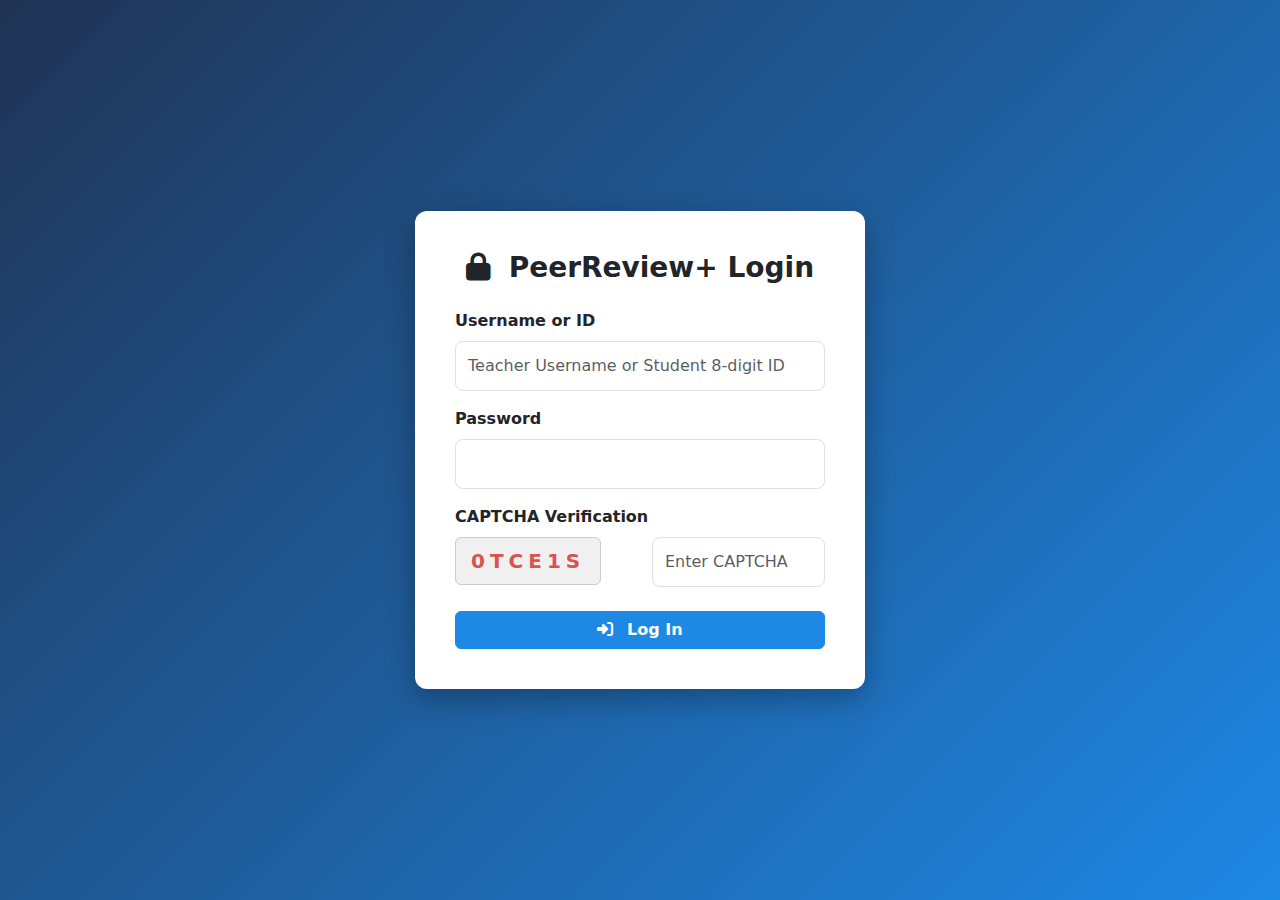
<file: Index.html>
<!DOCTYPE html>
<html lang="en">
<head>
  <meta charset="UTF-8">
  <meta name="viewport" content="width=device-width, initial-scale=1.0">
  <title>PeerReview+ Login</title>
  <link href="https://cdn.jsdelivr.net/npm/bootstrap@5.3.2/dist/css/bootstrap.min.css" rel="stylesheet">
  <link href="https://cdnjs.cloudflare.com/ajax/libs/font-awesome/6.4.0/css/all.min.css" rel="stylesheet">
  <style>
    body {
      background: linear-gradient(135deg, #203354, #1e88e5);
      height: 100vh;
      display: flex;
      justify-content: center;
      align-items: center;
    }
    .login-box {
      background: white;
      padding: 40px;
      border-radius: 12px;
      box-shadow: 0 10px 30px rgba(0,0,0,0.3);
      width: 100%;
      max-width: 450px; /* Slightly wider for CAPTCHA */
    }
    .btn-primary {
      background-color: #1e88e5;
      border-color: #1e88e5;
      font-weight: bold;
    }
    .btn-primary:hover {
      background-color: #1565c0;
      border-color: #1565c0;
    }
    .form-control, .form-select {
        border-radius: 8px;
        padding: 12px;
    }
    .captcha-box {
        background-color: #f0f0f0;
        border-radius: 6px;
        padding: 8px 15px;
        font-size: 1.25rem;
        font-weight: bold;
        letter-spacing: 5px;
        color: #d9534f;
        user-select: none;
        display: inline-block;
        border: 1px solid #ccc;
    }
  </style>
</head>
<body>
  <div class="login-box">
    <h3 class="text-center mb-4 fw-bold text-dark"><i class="fas fa-lock me-2"></i> PeerReview+ Login</h3>
    
    <div id="login-alert" class="alert alert-danger d-none" role="alert"></div>

    <form onsubmit="return loginUser()">
      <div class="mb-3">
        <label class="form-label fw-bold">Username or ID</label>
        <input type="text" id="username_input" class="form-control" placeholder="Teacher Username or Student 8-digit ID" required>
      </div>
      <div class="mb-3">
        <label class="form-label fw-bold">Password</label>
        <input type="password" id="password_input" class="form-control" required>
      </div>
      <div class="mb-4 row">
        <label class="form-label fw-bold">CAPTCHA Verification</label>
        <div class="col-6">
            <span class="captcha-box" id="captcha-display"></span>
        </div>
        <div class="col-6">
            <input type="text" id="captcha-input" class="form-control" placeholder="Enter CAPTCHA" required>
        </div>
      </div>
      <button type="submit" class="btn btn-primary w-100"><i class="fas fa-sign-in-alt me-2"></i> Log In</button>
    </form>
  </div>

  <script>
    // --- Mock Data (Simulating a database) ---
    // Teacher login uses a username
    const TEACHER_USERNAME = "teacher101";
    const TEACHER_PASSWORD = "password";

    // Student login uses an 8-digit ID
    const STUDENT_ID = "00012345";
    const STUDENT_PASSWORD = "studentpass";

    // --- CAPTCHA Logic ---
    let currentCaptcha = '';

    function generateCaptcha() {
      const chars = '0123456789ABCDEFGHIJKLMNOPQRSTUVWXYZ';
      let captcha = '';
      for (let i = 0; i < 6; i++) {
        captcha += chars.charAt(Math.floor(Math.random() * chars.length));
      }
      currentCaptcha = captcha;
      document.getElementById('captcha-display').textContent = captcha;
    }

    // --- Login Logic ---
    function loginUser() {
      const userValue = document.getElementById("username_input").value.trim();
      const password = document.getElementById("password_input").value.trim();
      const captchaInput = document.getElementById("captcha-input").value.trim();
      const alertBox = document.getElementById("login-alert");

      // 1. CAPTCHA Check
      if (captchaInput.toUpperCase() !== currentCaptcha) {
        alertBox.textContent = "CAPTCHA verification failed. Please try again.";
        alertBox.classList.remove('d-none');
        generateCaptcha(); // Refresh CAPTCHA on failure
        return false;
      }

      // 2. Role/Credentials Check
      let success = false;
      
      // Teacher Login
      if (userValue === TEACHER_USERNAME && password === TEACHER_PASSWORD) {
        window.location.href = "teacher.html";
        success = true;
      } 
      // Student Login (ID must be 8 digits)
      else if (userValue.length === 8 && !isNaN(userValue) && userValue === STUDENT_ID && password === STUDENT_PASSWORD) {
        window.location.href = "student.html";
        success = true;
      } else {
        alertBox.textContent = "Invalid Username/ID or Password.";
        alertBox.classList.remove('d-none');
        generateCaptcha();
      }
      
      return false; // prevent form from refreshing
    }

    // Initialize CAPTCHA on page load
    window.onload = generateCaptcha;
  </script>
</body>
</html>
</file>
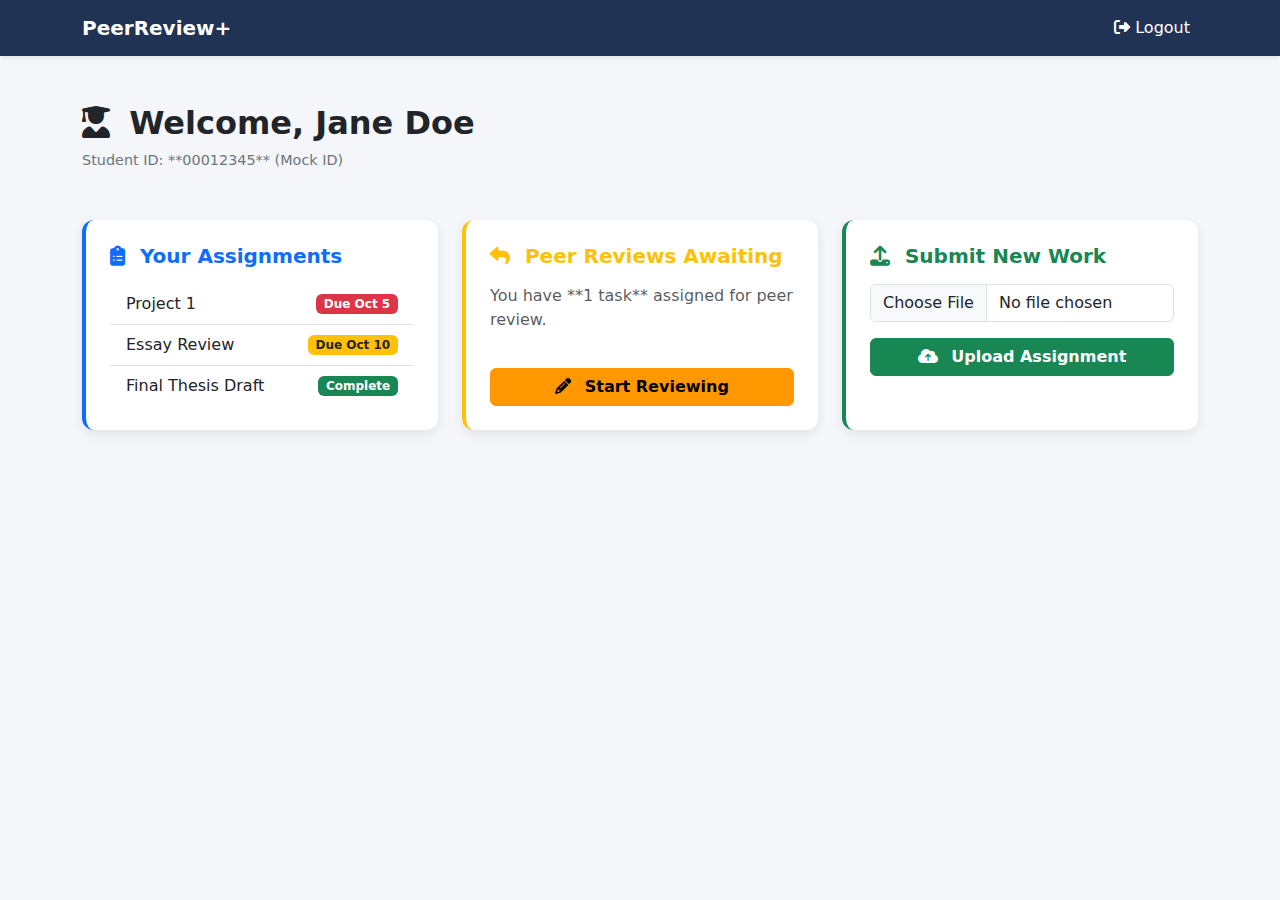
<file: Student.html>
<!DOCTYPE html>
<html lang="en">
<head>
  <meta charset="UTF-8">
  <meta name="viewport" content="width=device-width, initial-scale=1.0">
  <title>Student Dashboard | PeerReview+</title>
  <link href="https://cdn.jsdelivr.net/npm/bootstrap@5.3.2/dist/css/bootstrap.min.css" rel="stylesheet">
  <link href="https://cdnjs.cloudflare.com/ajax/libs/font-awesome/6.4.0/css/all.min.css" rel="stylesheet">
  <style>
    body { background: #f4f6f9; }
    .navbar { background: #203354; }
    .navbar-brand, .nav-link { color: white !important; }
    .card {
      border-radius: 12px;
      box-shadow: 0 4px 12px rgba(0,0,0,0.08);
      border: none;
      transition: transform 0.2s;
    }
    .card:hover {
        transform: translateY(-3px);
    }
    .btn-warning {
        background-color: #ff9800;
        border-color: #ff9800;
        font-weight: bold;
    }
    .btn-warning:hover {
        background-color: #fb8c00;
        border-color: #fb8c00;
    }
    .text-id {
        font-size: 0.9rem;
        color: #6c757d;
    }
  </style>
</head>
<body>
  <nav class="navbar navbar-expand-lg shadow-sm">
    <div class="container">
      <a class="navbar-brand fw-bold" href="#">PeerReview+</a>
      <ul class="navbar-nav ms-auto">
        <li class="nav-item"><a class="nav-link" href="index.html"><i class="fas fa-sign-out-alt"></i> Logout</a></li>
      </ul>
    </div>
  </nav>

  <div class="container py-5">
    <h2 class="fw-bold mb-2 text-dark"><i class="fas fa-user-graduate me-2"></i> Welcome, Jane Doe</h2>
    <p class="text-id mb-5">Student ID: **00012345** (Mock ID)</p>
    
    <div class="row g-4">
      <div class="col-lg-4 col-md-6">
        <div class="card p-4 h-100 border-start border-primary border-4">
          <h5 class="card-title text-primary fw-bold mb-3"><i class="fas fa-clipboard-list me-2"></i> Your Assignments</h5>
          <ul class="list-group list-group-flush">
            <li class="list-group-item d-flex justify-content-between align-items-center">
                Project 1
                <span class="badge bg-danger">Due Oct 5</span>
            </li>
            <li class="list-group-item d-flex justify-content-between align-items-center">
                Essay Review
                <span class="badge bg-warning text-dark">Due Oct 10</span>
            </li>
            <li class="list-group-item d-flex justify-content-between align-items-center">
                Final Thesis Draft
                <span class="badge bg-success">Complete</span>
            </li>
          </ul>
        </div>
      </div>
      <div class="col-lg-4 col-md-6">
        <div class="card p-4 h-100 border-start border-warning border-4">
          <h5 class="card-title text-warning fw-bold mb-3"><i class="fas fa-reply me-2"></i> Peer Reviews Awaiting</h5>
          <p class="text-muted">You have **1 task** assigned for peer review.</p>
          <a href="rewewv.html" class="btn btn-warning mt-auto"><i class="fas fa-pencil-alt me-2"></i> Start Reviewing</a>
        </div>
      </div>
      <div class="col-lg-4 col-md-12">
        <div class="card p-4 h-100 border-start border-success border-4">
          <h5 class="card-title text-success fw-bold mb-3"><i class="fas fa-upload me-2"></i> Submit New Work</h5>
          <input type="file" class="form-control mb-3">
          <button class="btn btn-success fw-bold"><i class="fas fa-cloud-upload-alt me-2"></i> Upload Assignment</button>
        </div>
      </div>
    </div>
    
  </div>
</body>
</html>
</file>
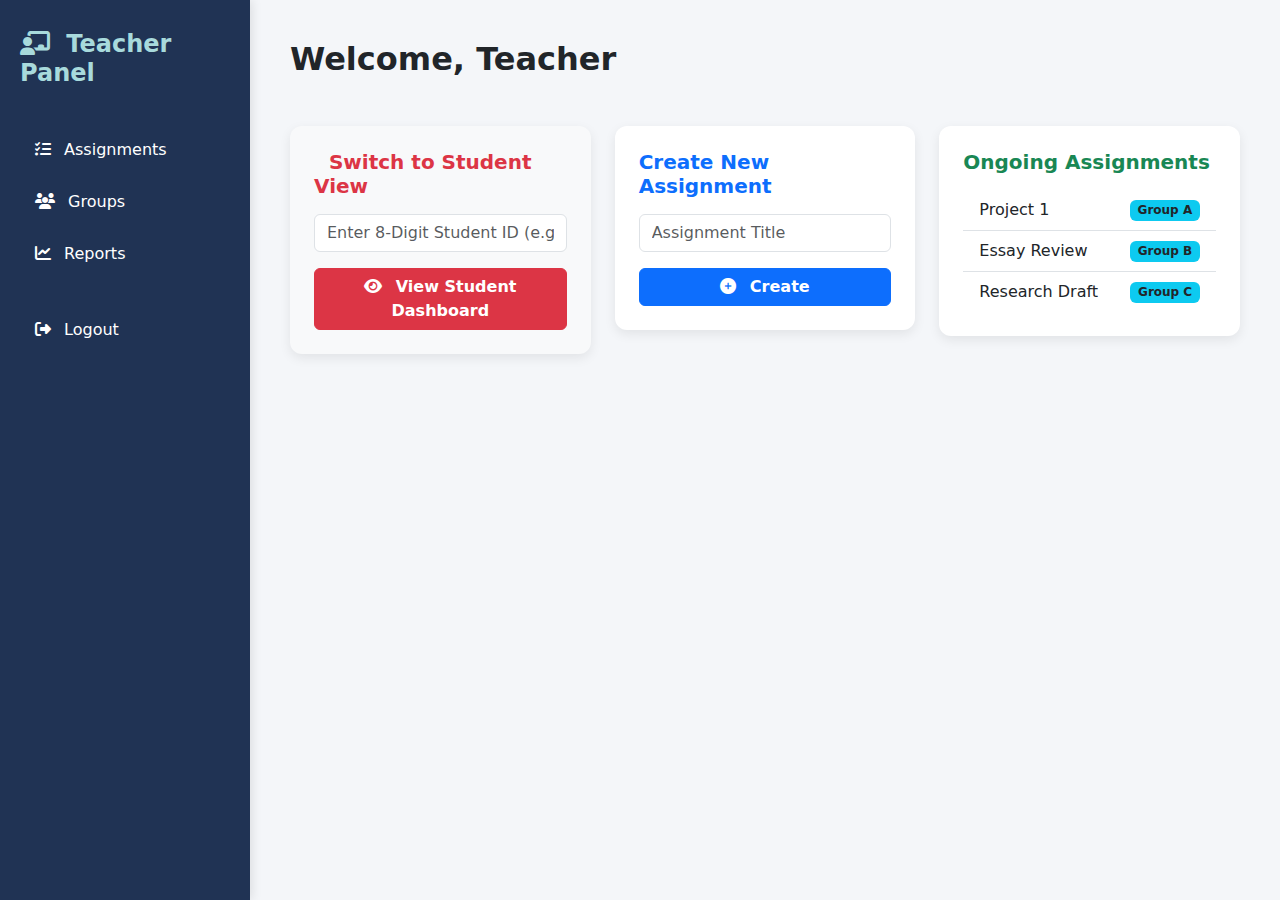
<file: Teacher.html>
<!DOCTYPE html>
<html lang="en">
<head>
  <meta charset="UTF-8">
  <meta name="viewport" content="width=device-width, initial-scale=1.0">
  <title>Teacher Dashboard | PeerReview+</title>
  <link href="https://cdn.jsdelivr.net/npm/bootstrap@5.3.2/dist/css/bootstrap.min.css" rel="stylesheet">
  <link href="https://cdnjs.cloudflare.com/ajax/libs/font-awesome/6.4.0/css/all.min.css" rel="stylesheet">
  <style>
    body { background: #f4f6f9; }
    .sidebar {
      background: #203354;
      height: 100vh;
      padding: 30px 20px;
      color: white;
      min-width: 250px;
      box-shadow: 2px 0 10px rgba(0,0,0,0.1);
    }
    .sidebar h4 { margin-bottom: 40px; color: #a8dadc; font-weight: 700; }
    .nav-link { color: white !important; padding: 10px 15px; border-radius: 6px;}
    .nav-link:hover { background: #3c5478; color: #a8dadc !important;}
    .content { padding: 40px; }
    .card {
      border-radius: 12px;
      box-shadow: 0 4px 12px rgba(0,0,0,0.08);
      border: none;
      transition: transform 0.2s;
    }
    .card:hover {
        transform: translateY(-3px);
    }
  </style>
</head>
<body>
  <div class="d-flex">
    <div class="sidebar">
      <h4><i class="fas fa-chalkboard-teacher me-2"></i> Teacher Panel</h4>
      <ul class="nav flex-column">
        <li class="nav-item mb-2"><a href="#" class="nav-link"><i class="fas fa-tasks me-2"></i> Assignments</a></li>
        <li class="nav-item mb-2"><a href="#" class="nav-link"><i class="fas fa-users me-2"></i> Groups</a></li>
        <li class="nav-item mb-2"><a href="#" class="nav-link"><i class="fas fa-chart-line me-2"></i> Reports</a></li>
        <li class="nav-item mt-4"><a href="index.html" class="nav-link"><i class="fas fa-sign-out-alt me-2"></i> Logout</a></li>
      </ul>
    </div>

    <div class="content w-100">
      <h2 class="fw-bold mb-5 text-dark">Welcome, Teacher</h2>
      
      <div class="row g-4">
        <div class="col-md-4">
          <div class="card p-4 bg-light">
            <h5 class="card-title text-danger fw-bold mb-3"><i class="fas fa-user-switch me-2"></i> Switch to Student View</h5>
            <div id="switch-alert" class="alert alert-danger d-none" role="alert"></div>
            <input type="text" id="student_id_input" class="form-control mb-3" placeholder="Enter 8-Digit Student ID (e.g., 00012345)">
            <button class="btn btn-danger fw-bold" onclick="switchToStudentView()"><i class="fas fa-eye me-2"></i> View Student Dashboard</button>
          </div>
        </div>
        <div class="col-md-4">
          <div class="card p-4">
            <h5 class="card-title text-primary fw-bold mb-3">Create New Assignment</h5>
            <input type="text" class="form-control mb-3" placeholder="Assignment Title">
            <button class="btn btn-primary fw-bold"><i class="fas fa-plus-circle me-2"></i> Create</button>
          </div>
        </div>
        <div class="col-md-4">
          <div class="card p-4">
            <h5 class="card-title text-success fw-bold mb-3">Ongoing Assignments</h5>
            <ul class="list-group list-group-flush">
              <li class="list-group-item d-flex justify-content-between align-items-center">
                  Project 1
                  <span class="badge bg-info text-dark">Group A</span>
              </li>
              <li class="list-group-item d-flex justify-content-between align-items-center">
                  Essay Review
                  <span class="badge bg-info text-dark">Group B</span>
              </li>
              <li class="list-group-item d-flex justify-content-between align-items-center">
                  Research Draft
                  <span class="badge bg-info text-dark">Group C</span>
              </li>
            </ul>
          </div>
        </div>
      </div>
    </div>
  </div>

  <script>
    // Mock List of valid 8-digit Student IDs
    const VALID_STUDENT_IDS = ["00012345", "00054321", "00000001", "12345678"];

    function switchToStudentView() {
      const studentID = document.getElementById("student_id_input").value.trim();
      const alertBox = document.getElementById("switch-alert");

      alertBox.classList.add('d-none');

      // Validation
      if (studentID.length !== 8 || isNaN(studentID)) {
        alertBox.textContent = "Invalid ID format. Please enter an 8-digit number.";
        alertBox.classList.remove('d-none');
        return;
      }

      // Mock lookup (In a real app, this would query a database)
      if (VALID_STUDENT_IDS.includes(studentID)) {
        // Successful switch - redirect to the student dashboard
        // Note: The student page will display generic data unless you pass the ID as a parameter (e.g., student.html?id=...)
        window.location.href = "student.html?viewed_id=" + studentID; 
      } else {
        alertBox.textContent = "Student ID not found.";
        alertBox.classList.remove('d-none');
      }
    }
  </script>
</body>
</html>
</file>
